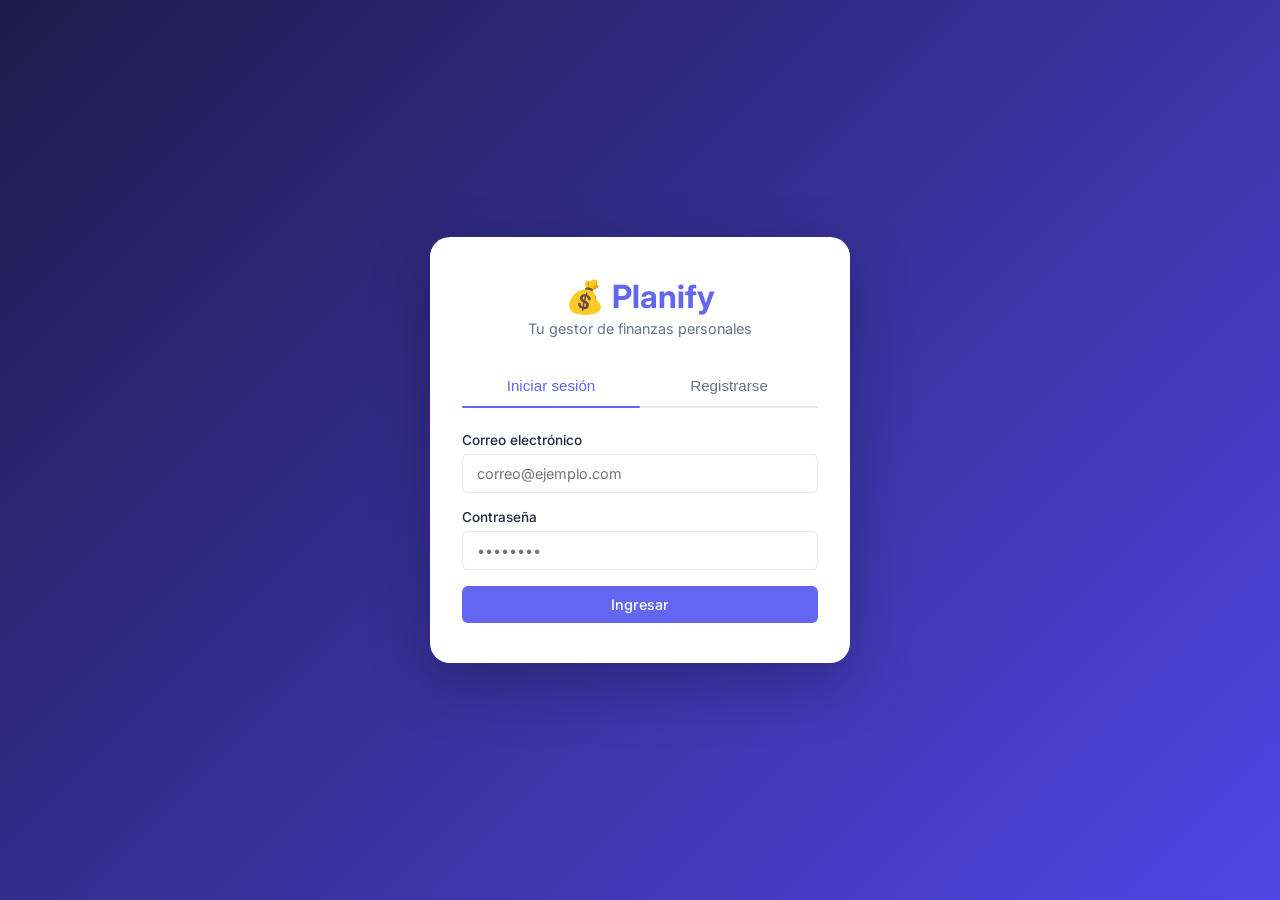
<file: index.html>
<!DOCTYPE html>
<html lang="es">
<head>
  <meta charset="UTF-8" />
  <meta name="viewport" content="width=device-width, initial-scale=1.0" />
  <title>Planify — Inicia sesión</title>
  <link rel="stylesheet" href="css/style.css" />
</head>
<body>

<div class="auth-wrapper">
  <div class="auth-card">

    <div class="logo">
      <h1>💰 Planify</h1>
      <p>Tu gestor de finanzas personales</p>
    </div>

    <!-- Tabs -->
    <div class="auth-tabs">
      <button class="active" id="tabLoginBtn"   onclick="showTab('login')">Iniciar sesión</button>
      <button id="tabRegisterBtn" onclick="showTab('register')">Registrarse</button>
    </div>

    <!-- Alerta global -->
    <div class="alert" id="authAlert"></div>

    <!-- Login Form -->
    <form id="loginForm">
      <div class="form-group">
        <label for="loginEmail">Correo electrónico</label>
        <input type="email" id="loginEmail" placeholder="correo@ejemplo.com" required />
      </div>
      <div class="form-group">
        <label for="loginPassword">Contraseña</label>
        <input type="password" id="loginPassword" placeholder="••••••••" required />
      </div>
      <button type="submit" class="btn btn-primary btn-block" id="loginBtn">Ingresar</button>
    </form>

    <!-- Register Form -->
    <form id="registerForm" style="display:none;">
      <div class="form-group">
        <label for="regUsername">Nombre de usuario</label>
        <input type="text" id="regUsername" placeholder="Tu nombre" required />
      </div>
      <div class="form-group">
        <label for="regEmail">Correo electrónico</label>
        <input type="email" id="regEmail" placeholder="correo@ejemplo.com" required />
      </div>
      <div class="form-group">
        <label for="regPassword">Contraseña</label>
        <input type="password" id="regPassword" placeholder="Mínimo 6 caracteres" required minlength="6" />
      </div>
      <button type="submit" class="btn btn-primary btn-block" id="registerBtn">Crear cuenta</button>
    </form>

  </div>
</div>

<script src="js/api.js"></script>
<script src="js/auth.js"></script>
</body>
</html>
</file>
<file: css/style.css>
@import url('https://fonts.googleapis.com/css2?family=Inter:wght@400;500;600;700&display=swap');

/* ── Variables ─────────────────────────────────────────────── */
:root {
  --primary:       #6366f1;
  --primary-dark:  #4f46e5;
  --income:        #22c55e;
  --expense:       #ef4444;
  --bg:            #f1f5f9;
  --card-bg:       #ffffff;
  --nav-bg:        #1e1b4b;
  --text:          #1e293b;
  --muted:         #64748b;
  --border:        #e2e8f0;
  --shadow:        0 4px 6px -1px rgba(0,0,0,.08), 0 2px 4px -2px rgba(0,0,0,.06);
  --radius:        0.75rem;
  --radius-sm:     0.375rem;
}

/* ── Reset / Base ───────────────────────────────────────────── */
*, *::before, *::after { box-sizing: border-box; }

body {
  font-family: 'Inter', sans-serif;
  background: var(--bg);
  margin: 0;
  color: var(--text);
  min-height: 100vh;
}

a { color: inherit; text-decoration: none; }

/* ── Auth Page ──────────────────────────────────────────────── */
.auth-wrapper {
  min-height: 100vh;
  display: flex;
  align-items: center;
  justify-content: center;
  background: linear-gradient(135deg, #1e1b4b 0%, #4f46e5 100%);
}

.auth-card {
  background: var(--card-bg);
  padding: 2.5rem 2rem;
  border-radius: 1.25rem;
  width: 100%;
  max-width: 420px;
  box-shadow: 0 20px 60px rgba(0,0,0,.25);
}

.auth-card .logo {
  text-align: center;
  margin-bottom: 1.75rem;
}

.auth-card .logo h1 {
  font-size: 2rem;
  font-weight: 700;
  color: var(--primary);
  margin: 0 0 .25rem;
}

.auth-card .logo p {
  color: var(--muted);
  margin: 0;
  font-size: .9rem;
}

/* Tabs */
.auth-tabs {
  display: flex;
  border-bottom: 2px solid var(--border);
  margin-bottom: 1.5rem;
}

.auth-tabs button {
  flex: 1;
  background: none;
  border: none;
  padding: .75rem 0;
  font-size: .95rem;
  font-weight: 500;
  color: var(--muted);
  cursor: pointer;
  position: relative;
  transition: color .2s;
}

.auth-tabs button.active {
  color: var(--primary);
}

.auth-tabs button.active::after {
  content: '';
  position: absolute;
  bottom: -2px;
  left: 0;
  right: 0;
  height: 2px;
  background: var(--primary);
  border-radius: 2px;
}

/* ── Forms ──────────────────────────────────────────────────── */
.form-group {
  margin-bottom: 1rem;
}

.form-group label {
  display: block;
  font-size: .85rem;
  font-weight: 500;
  margin-bottom: .375rem;
  color: var(--text);
}

.form-group input,
.form-group select,
.form-group textarea {
  width: 100%;
  padding: .625rem .875rem;
  border: 1.5px solid var(--border);
  border-radius: var(--radius-sm);
  font-size: .9rem;
  font-family: inherit;
  color: var(--text);
  background: var(--card-bg);
  transition: border-color .2s, box-shadow .2s;
  outline: none;
}

.form-group input:focus,
.form-group select:focus,
.form-group textarea:focus {
  border-color: var(--primary);
  box-shadow: 0 0 0 3px rgba(99,102,241,.12);
}

/* ── Buttons ────────────────────────────────────────────────── */
.btn {
  display: inline-flex;
  align-items: center;
  gap: .425rem;
  padding: .625rem 1.25rem;
  border: none;
  border-radius: var(--radius-sm);
  font-size: .9rem;
  font-weight: 500;
  font-family: inherit;
  cursor: pointer;
  transition: all .2s;
}

.btn-primary {
  background: var(--primary);
  color: #fff;
}

.btn-primary:hover { background: var(--primary-dark); }

.btn-success {
  background: var(--income);
  color: #fff;
}

.btn-success:hover { background: #16a34a; }

.btn-danger {
  background: var(--expense);
  color: #fff;
}

.btn-danger:hover { background: #dc2626; }

.btn-outline {
  background: transparent;
  color: var(--muted);
  border: 1.5px solid var(--border);
}

.btn-outline:hover {
  background: var(--bg);
  color: var(--text);
}

.btn-block { width: 100%; justify-content: center; }
.btn-sm { padding: .375rem .75rem; font-size: .8rem; }
.btn-icon { padding: .4rem .6rem; }

/* ── Navigation ─────────────────────────────────────────────── */
nav {
  background: var(--nav-bg);
  padding: 0 2rem;
  display: flex;
  align-items: center;
  justify-content: space-between;
  height: 60px;
  position: sticky;
  top: 0;
  z-index: 200;
  box-shadow: 0 2px 8px rgba(0,0,0,.25);
}

nav .nav-brand {
  font-size: 1.25rem;
  font-weight: 700;
  color: #fff;
  letter-spacing: -.5px;
}

nav .nav-brand span { color: #a5b4fc; }

nav .nav-links {
  display: flex;
  gap: .25rem;
}

nav .nav-links a {
  color: #c7d2fe;
  padding: .45rem .85rem;
  border-radius: var(--radius-sm);
  font-size: .875rem;
  font-weight: 500;
  transition: all .2s;
}

nav .nav-links a:hover,
nav .nav-links a.active {
  background: rgba(255,255,255,.12);
  color: #fff;
}

nav .nav-actions {
  display: flex;
  align-items: center;
  gap: .75rem;
}

nav .nav-user {
  color: #c7d2fe;
  font-size: .875rem;
}

nav .nav-actions .btn-logout {
  background: transparent;
  color: #c7d2fe;
  border: 1px solid rgba(255,255,255,.2);
  font-size: .8rem;
  padding: .35rem .75rem;
  border-radius: var(--radius-sm);
  cursor: pointer;
  font-family: inherit;
  transition: all .2s;
}

nav .nav-actions .btn-logout:hover {
  background: rgba(239,68,68,.25);
  border-color: var(--expense);
  color: #fca5a5;
}

/* ── Page Layout ────────────────────────────────────────────── */
.page {
  max-width: 1200px;
  margin: 0 auto;
  padding: 2rem;
}

.page-header {
  display: flex;
  align-items: center;
  justify-content: space-between;
  margin-bottom: 1.75rem;
}

.page-header h2 {
  font-size: 1.5rem;
  font-weight: 700;
  margin: 0;
  color: var(--text);
}

.page-header p {
  color: var(--muted);
  margin: .25rem 0 0;
  font-size: .875rem;
}

/* ── Cards ──────────────────────────────────────────────────── */
.card {
  background: var(--card-bg);
  border-radius: var(--radius);
  padding: 1.5rem;
  box-shadow: var(--shadow);
}

/* Summary stat cards */
.stats-grid {
  display: grid;
  grid-template-columns: repeat(auto-fit, minmax(200px, 1fr));
  gap: 1.25rem;
  margin-bottom: 1.75rem;
}

.stat-card {
  background: var(--card-bg);
  border-radius: var(--radius);
  padding: 1.25rem 1.5rem;
  box-shadow: var(--shadow);
  border-left: 4px solid var(--primary);
}

.stat-card.income  { border-color: var(--income); }
.stat-card.expense { border-color: var(--expense); }
.stat-card.balance { border-color: var(--primary); }

.stat-card .stat-label {
  font-size: .8rem;
  font-weight: 600;
  text-transform: uppercase;
  letter-spacing: .05em;
  color: var(--muted);
  margin-bottom: .375rem;
}

.stat-card .stat-value {
  font-size: 1.75rem;
  font-weight: 700;
  color: var(--text);
}

.stat-card.income  .stat-value { color: var(--income); }
.stat-card.expense .stat-value { color: var(--expense); }

/* ── Filters Bar ────────────────────────────────────────────── */
.filters {
  display: flex;
  flex-wrap: wrap;
  gap: .75rem;
  align-items: flex-end;
  background: var(--card-bg);
  padding: 1rem 1.25rem;
  border-radius: var(--radius);
  box-shadow: var(--shadow);
  margin-bottom: 1.25rem;
}

.filters .filter-group {
  display: flex;
  flex-direction: column;
  gap: .25rem;
}

.filters .filter-group label {
  font-size: .75rem;
  font-weight: 600;
  text-transform: uppercase;
  letter-spacing: .04em;
  color: var(--muted);
}

.filters .filter-group input,
.filters .filter-group select {
  padding: .45rem .75rem;
  border: 1.5px solid var(--border);
  border-radius: var(--radius-sm);
  font-size: .875rem;
  font-family: inherit;
  color: var(--text);
  background: var(--bg);
  outline: none;
  min-width: 140px;
  transition: border-color .2s;
}

.filters .filter-group input:focus,
.filters .filter-group select:focus { border-color: var(--primary); }

/* ── Table ──────────────────────────────────────────────────── */
.table-wrapper {
  background: var(--card-bg);
  border-radius: var(--radius);
  box-shadow: var(--shadow);
  overflow: hidden;
}

table {
  width: 100%;
  border-collapse: collapse;
  font-size: .875rem;
}

thead {
  background: #f8fafc;
  border-bottom: 2px solid var(--border);
}

thead th {
  padding: .875rem 1rem;
  text-align: left;
  font-size: .75rem;
  font-weight: 600;
  text-transform: uppercase;
  letter-spacing: .06em;
  color: var(--muted);
}

tbody tr {
  border-bottom: 1px solid var(--border);
  transition: background .15s;
}

tbody tr:last-child { border-bottom: none; }
tbody tr:hover { background: #f8fafc; }

tbody td {
  padding: .875rem 1rem;
  color: var(--text);
}

.badge {
  display: inline-flex;
  align-items: center;
  padding: .2rem .65rem;
  border-radius: 999px;
  font-size: .75rem;
  font-weight: 600;
  text-transform: capitalize;
}

.badge-income  { background: #dcfce7; color: #15803d; }
.badge-expense { background: #fee2e2; color: #b91c1c; }

.amount-income  { color: var(--income);  font-weight: 600; }
.amount-expense { color: var(--expense); font-weight: 600; }

/* ── Modal ──────────────────────────────────────────────────── */
.modal-overlay {
  display: none;
  position: fixed;
  inset: 0;
  background: rgba(0,0,0,.5);
  backdrop-filter: blur(4px);
  z-index: 500;
  align-items: center;
  justify-content: center;
}

.modal-overlay.open { display: flex; }

.modal {
  background: var(--card-bg);
  border-radius: 1rem;
  padding: 2rem;
  width: 90%;
  max-width: 480px;
  box-shadow: 0 25px 60px rgba(0,0,0,.25);
  position: relative;
  animation: slideUp .2s ease;
}

@keyframes slideUp {
  from { transform: translateY(20px); opacity: 0; }
  to   { transform: translateY(0);    opacity: 1; }
}

.modal-header {
  display: flex;
  align-items: center;
  justify-content: space-between;
  margin-bottom: 1.5rem;
}

.modal-header h3 {
  margin: 0;
  font-size: 1.1rem;
  font-weight: 700;
}

.modal-close {
  background: none;
  border: none;
  font-size: 1.5rem;
  color: var(--muted);
  cursor: pointer;
  line-height: 1;
  padding: 0;
}

.modal-close:hover { color: var(--expense); }

/* ── Category Tags ──────────────────────────────────────────── */
.category-grid {
  display: grid;
  grid-template-columns: repeat(auto-fill, minmax(180px, 1fr));
  gap: 1rem;
}

.category-card {
  background: var(--card-bg);
  border-radius: var(--radius);
  padding: 1.25rem;
  box-shadow: var(--shadow);
  display: flex;
  flex-direction: column;
  gap: .5rem;
  border-top: 4px solid var(--primary);
  position: relative;
}

.category-card .cat-icon {
  font-size: 2rem;
}

.category-card .cat-name {
  font-weight: 600;
  font-size: .95rem;
}

.category-card .cat-type {
  font-size: .75rem;
  font-weight: 600;
  text-transform: uppercase;
  letter-spacing: .04em;
}

.category-card .cat-actions {
  display: flex;
  gap: .5rem;
  margin-top: auto;
}

/* ── Reports ────────────────────────────────────────────────── */
.report-grid {
  display: grid;
  grid-template-columns: 1fr 1fr;
  gap: 1.25rem;
  margin-top: 1.5rem;
}

@media (max-width: 768px) {
  .report-grid { grid-template-columns: 1fr; }
}

.chart-card {
  background: var(--card-bg);
  border-radius: var(--radius);
  padding: 1.5rem;
  box-shadow: var(--shadow);
}

.chart-card h3 {
  margin: 0 0 1.25rem;
  font-size: 1rem;
  font-weight: 600;
  color: var(--text);
}

.chart-card canvas {
  max-height: 300px;
}

/* Category breakdown list */
.cat-breakdown {
  list-style: none;
  padding: 0;
  margin: 0;
  display: flex;
  flex-direction: column;
  gap: .75rem;
}

.cat-breakdown li {
  display: flex;
  align-items: center;
  gap: .75rem;
  font-size: .875rem;
}

.cat-dot {
  width: 12px;
  height: 12px;
  border-radius: 50%;
  flex-shrink: 0;
}

.cat-breakdown .cat-name-label { flex: 1; font-weight: 500; }
.cat-breakdown .cat-amount { font-weight: 600; color: var(--text); }
.cat-breakdown .cat-bar-wrap {
  width: 80px;
  height: 6px;
  background: var(--border);
  border-radius: 3px;
  overflow: hidden;
}
.cat-breakdown .cat-bar { height: 100%; border-radius: 3px; }

/* ── Profile ────────────────────────────────────────────────── */
.profile-wrapper {
  max-width: 560px;
  margin: 0 auto;
}

.profile-avatar {
  width: 80px;
  height: 80px;
  border-radius: 50%;
  background: var(--primary);
  display: flex;
  align-items: center;
  justify-content: center;
  font-size: 2rem;
  color: #fff;
  font-weight: 700;
  margin: 0 auto 1.25rem;
}

/* ── Alerts ─────────────────────────────────────────────────── */
.alert {
  padding: .75rem 1rem;
  border-radius: var(--radius-sm);
  font-size: .875rem;
  margin-bottom: 1rem;
  display: none;
}

.alert.show { display: block; }
.alert-success { background: #dcfce7; color: #15803d; border: 1px solid #bbf7d0; }
.alert-error   { background: #fee2e2; color: #b91c1c; border: 1px solid #fecaca; }

/* ── Empty State ────────────────────────────────────────────── */
.empty-state {
  text-align: center;
  padding: 3rem 1rem;
  color: var(--muted);
}

.empty-state .empty-icon {
  font-size: 3rem;
  margin-bottom: .75rem;
  display: block;
}

.empty-state p { margin: 0; font-size: .9rem; }

/* ── Spinner ────────────────────────────────────────────────── */
.spinner-wrap {
  display: flex;
  justify-content: center;
  align-items: center;
  padding: 2rem;
}

.spinner {
  width: 36px;
  height: 36px;
  border: 3px solid var(--border);
  border-top-color: var(--primary);
  border-radius: 50%;
  animation: spin .7s linear infinite;
}

@keyframes spin { to { transform: rotate(360deg); } }

/* ── Color swatch ───────────────────────────────────────────── */
input[type="color"] {
  padding: 0;
  width: 48px;
  height: 36px;
  border: 1.5px solid var(--border);
  border-radius: var(--radius-sm);
  cursor: pointer;
  background: none;
}

/* ── Responsive ─────────────────────────────────────────────── */
@media (max-width: 640px) {
  .page { padding: 1rem; }
  nav .nav-links { display: none; }
  .page-header {
    flex-direction: column;
    align-items: flex-start;
    gap: .75rem;
  }
  .stats-grid { grid-template-columns: 1fr; }
}
</file>
